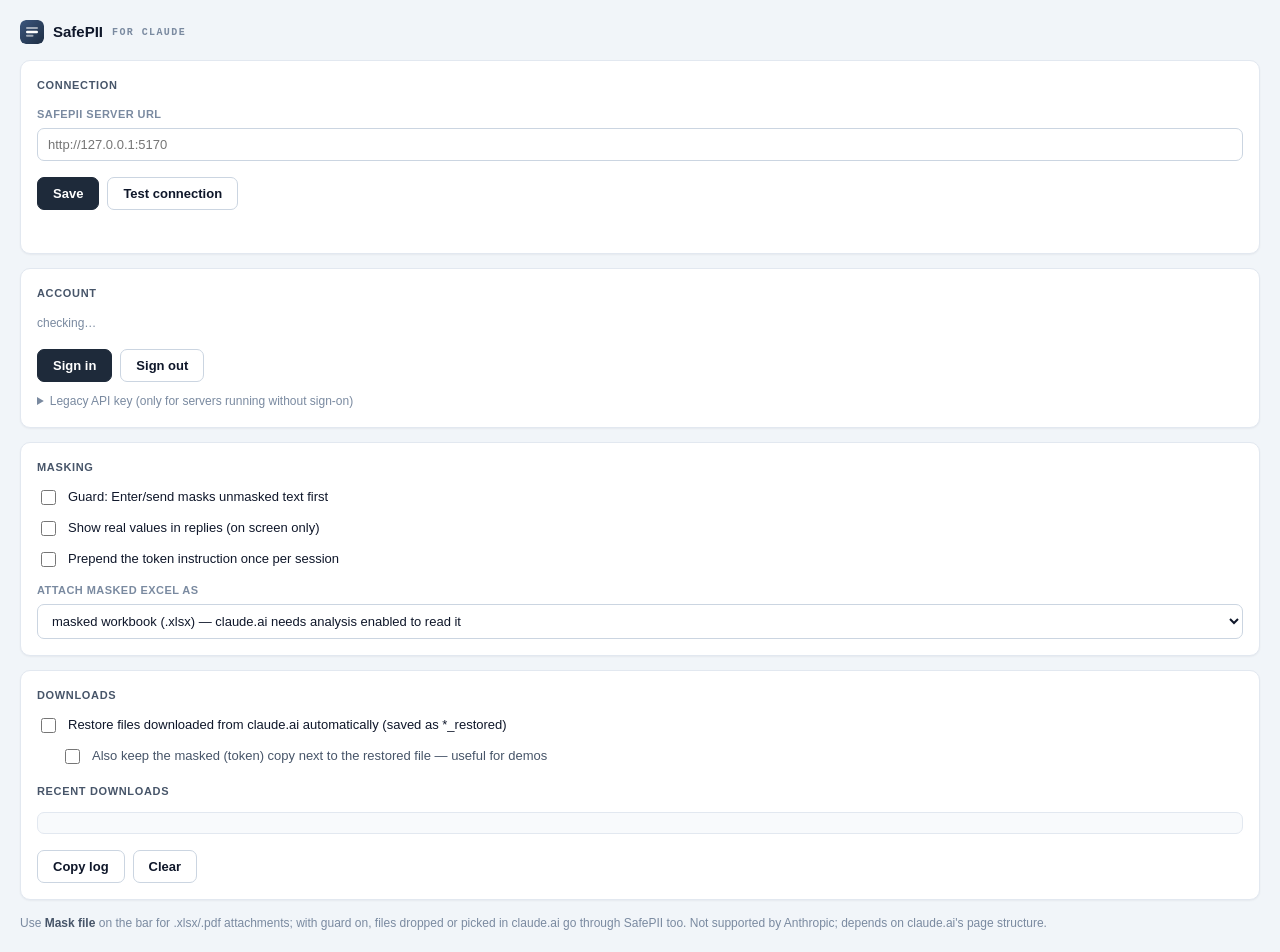
<file: extension/options.html>
<!doctype html>
<html><head><meta charset="utf-8"><title>SafePII settings</title>
<link rel="icon" href="data:image/svg+xml,%3Csvg xmlns='http://www.w3.org/2000/svg' viewBox='0 0 32 32'%3E%3Cdefs%3E%3ClinearGradient id='g' x1='0' y1='0' x2='1' y2='1'%3E%3Cstop offset='0' stop-color='%233b567d'/%3E%3Cstop offset='1' stop-color='%231e2e44'/%3E%3C/linearGradient%3E%3C/defs%3E%3Crect width='32' height='32' rx='7.5' fill='url(%23g)'/%3E%3Crect x='8' y='9.4' width='16' height='2.6' rx='1.3' fill='%23fff' opacity='.55'/%3E%3Crect x='8' y='14.4' width='16' height='3.2' rx='1.6' fill='%23fff'/%3E%3Crect x='8' y='19.8' width='10' height='2.6' rx='1.3' fill='%23fff' opacity='.55'/%3E%3C/svg%3E">
<style>
:root{
  --bg:#f1f5f9; --surface:#fff; --surface-2:#f8fafc; --border:#e2e8f0; --border-strong:#cbd5e1;
  --text:#0f172a; --text-2:#475569; --text-3:#7a8aa0; --brand:#3a5c86; --brand-soft:#eef2f7;
  --primary:#1e2a3a; --primary-hover:#111a27; --on-primary:#fff;
  --ok:#067647; --bad:#b42318; --ring:rgba(58,92,134,.30);
  --sans:-apple-system,BlinkMacSystemFont,"Segoe UI",Roboto,sans-serif; --mono:ui-monospace,"SF Mono",Menlo,monospace;
}
@media (prefers-color-scheme: dark){
  :root{--bg:#0b1120;--surface:#111a2b;--surface-2:#16223a;--border:#243149;--border-strong:#334463;
    --text:#e6ebf3;--text-2:#9fb0c7;--text-3:#6b7c96;--brand:#8fb0d6;--brand-soft:#172438;
    --primary:#e8edf4;--primary-hover:#fff;--on-primary:#0f1826;--ring:rgba(143,176,214,.30)}
}
*{box-sizing:border-box}
body{font:13.5px/1.55 var(--sans);margin:0;padding:20px;min-width:380px;background:var(--bg);color:var(--text)}
.head{display:flex;align-items:center;gap:9px;margin-bottom:16px}
.logo{width:24px;height:24px;border-radius:6px;background:url("data:image/svg+xml,%3Csvg xmlns='http://www.w3.org/2000/svg' viewBox='0 0 32 32'%3E%3Cdefs%3E%3ClinearGradient id='g' x1='0' y1='0' x2='1' y2='1'%3E%3Cstop offset='0' stop-color='%233b567d'/%3E%3Cstop offset='1' stop-color='%231e2e44'/%3E%3C/linearGradient%3E%3C/defs%3E%3Crect width='32' height='32' rx='7.5' fill='url(%23g)'/%3E%3Crect x='8' y='9.4' width='16' height='2.6' rx='1.3' fill='%23fff' opacity='.55'/%3E%3Crect x='8' y='14.4' width='16' height='3.2' rx='1.6' fill='%23fff'/%3E%3Crect x='8' y='19.8' width='10' height='2.6' rx='1.3' fill='%23fff' opacity='.55'/%3E%3C/svg%3E") center/contain no-repeat}
.head .name{font-weight:800;font-size:15px}
.head .tag{font:600 10px var(--mono);letter-spacing:.14em;text-transform:uppercase;color:var(--text-3)}
.card{background:var(--surface);border:1px solid var(--border);border-radius:10px;padding:16px 16px;margin-bottom:14px;box-shadow:0 1px 2px rgba(16,24,40,.05)}
h2{font-size:11px;font-weight:700;letter-spacing:.06em;text-transform:uppercase;color:var(--text-2);margin:0 0 12px}
label.top{display:block;margin:12px 0 5px;color:var(--text-3);font-size:11px;font-weight:600;letter-spacing:.04em;text-transform:uppercase}
label.top:first-child{margin-top:0}
input[type=text],input[type=password],select{width:100%;background:var(--surface);border:1px solid var(--border-strong);color:var(--text);padding:8px 10px;border-radius:7px;font:13px var(--sans)}
input:focus,select:focus{outline:none;border-color:var(--brand);box-shadow:0 0 0 3px var(--ring)}
.row{display:flex;align-items:flex-start;gap:9px;margin-top:11px}
.row input[type=checkbox]{accent-color:var(--brand);width:15px;height:15px;margin-top:2px}
.row label{margin:0;color:var(--text);font-size:13px;line-height:1.45}
.row.sub{padding-left:24px} .row.sub label{color:var(--text-2)}
.actions{display:flex;gap:8px;margin-top:16px}
button{background:var(--primary);color:var(--on-primary);border:1px solid var(--primary);border-radius:7px;padding:8px 15px;font:600 13px var(--sans);cursor:pointer}
button:hover{background:var(--primary-hover);border-color:var(--primary-hover)}
button.ghost{background:var(--surface);border:1px solid var(--border-strong);color:var(--text)}
button.ghost:hover{background:var(--surface-2)}
#status{margin-top:11px;font-size:12.5px;color:var(--text-3);min-height:1.3em;font-family:var(--mono)}
#status.ok{color:var(--ok)} #status.bad{color:var(--bad)}
#log{font:11.5px/1.5 var(--mono);color:var(--text-2);max-height:180px;overflow:auto;white-space:pre-wrap;background:var(--surface-2);border:1px solid var(--border);border-radius:7px;padding:10px;margin-bottom:10px}
.note{color:var(--text-3);font-size:12px;margin:4px 0 0}
.note b{color:var(--text-2)}
</style></head>
<body>
<div class="head"><span class="logo"></span><span class="name">SafePII</span><span class="tag">for Claude</span></div>

<div class="card">
  <h2>Connection</h2>
  <label class="top" for="serverUrl">SafePII server URL</label>
  <input type="text" id="serverUrl" placeholder="http://127.0.0.1:5170">
  <div class="actions"><button id="save">Save</button><button class="ghost" id="test">Test connection</button></div>
  <div id="status"></div>
</div>

<div class="card">
  <h2>Account</h2>
  <div id="account" class="note">checking…</div>
  <div class="actions"><button id="login">Sign in</button><button class="ghost" id="logout">Sign out</button></div>
  <details id="legacy" style="margin-top:10px">
    <summary class="note">Legacy API key (only for servers running without sign-on)</summary>
    <label class="top" for="apiKey">API key (the server's MASKROOM_API_KEY)</label>
    <input type="password" id="apiKey">
    <div class="actions"><button class="ghost" id="savekey">Save key</button></div>
  </details>
</div>

<div class="card">
  <h2>Masking</h2>
  <div class="row"><input type="checkbox" id="guard"><label for="guard">Guard: Enter/send masks unmasked text first</label></div>
  <div class="row"><input type="checkbox" id="unmask"><label for="unmask">Show real values in replies (on screen only)</label></div>
  <div class="row"><input type="checkbox" id="preamble"><label for="preamble">Prepend the token instruction once per session</label></div>
  <label class="top" for="excelAttach">Attach masked Excel as</label>
  <select id="excelAttach">
    <option value="xlsx">masked workbook (.xlsx) — claude.ai needs analysis enabled to read it</option>
    <option value="md">Markdown tables (.md) — readable by any chat surface</option>
  </select>
</div>

<div class="card">
  <h2>Downloads</h2>
  <div class="row"><input type="checkbox" id="interceptDownloads"><label for="interceptDownloads">Restore files downloaded from claude.ai automatically (saved as *_restored)</label></div>
  <div class="row sub"><input type="checkbox" id="keepMasked"><label for="keepMasked">Also keep the masked (token) copy next to the restored file — useful for demos</label></div>
  <h2 style="margin-top:16px">Recent downloads</h2>
  <div id="log"></div>
  <div class="actions"><button class="ghost" id="copylog">Copy log</button><button class="ghost" id="clearlog">Clear</button></div>
</div>

<p class="note">Use <b>Mask file</b> on the bar for .xlsx/.pdf attachments; with guard on, files dropped or picked in
claude.ai go through SafePII too. Not supported by Anthropic; depends on claude.ai's page structure.</p>
<script src="options.js"></script>
</body></html>
</file>
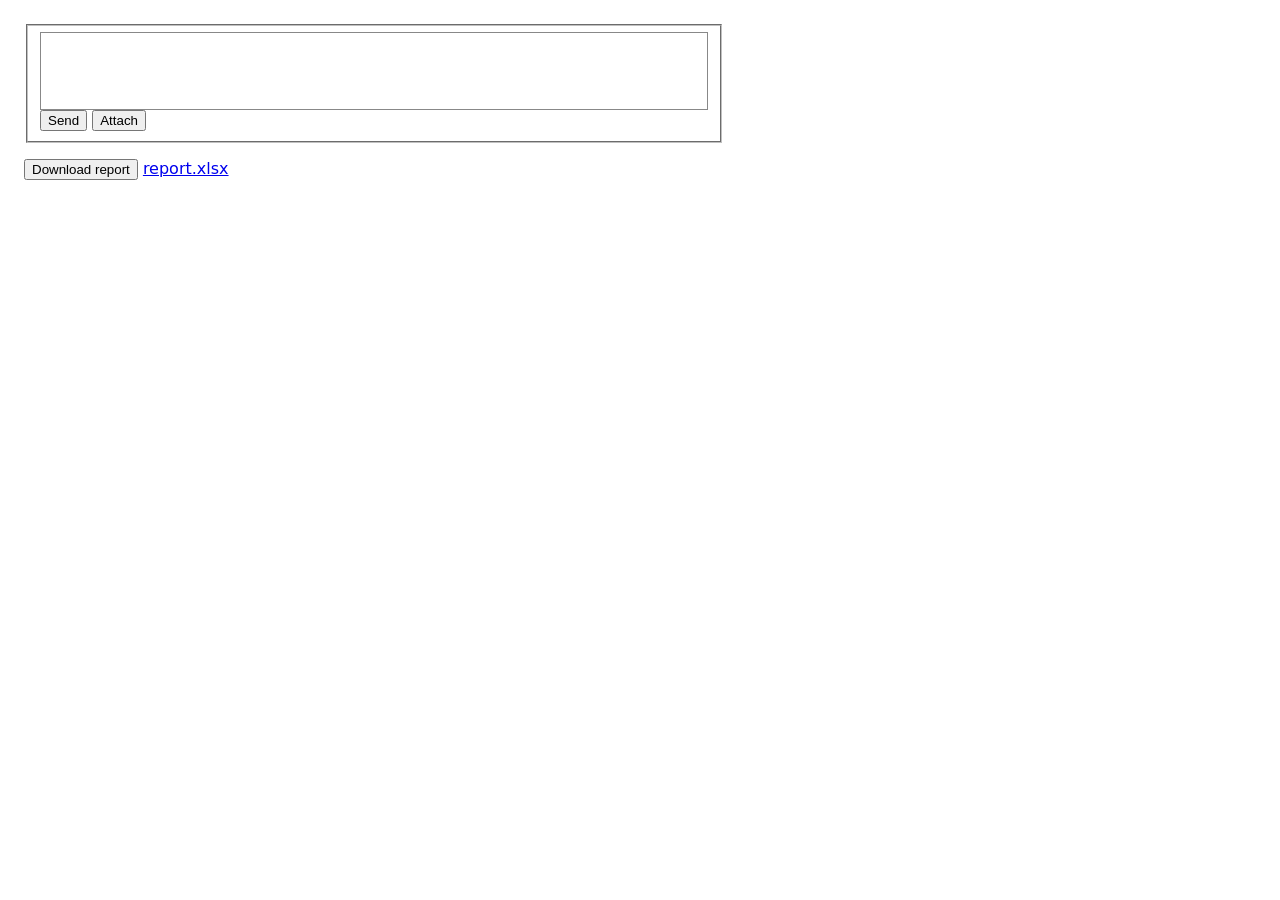
<file: extension/test/harness.html>
<!doctype html>
<html><head><meta charset="utf-8"><title>Maskroom harness</title>
<style>body{font-family:system-ui;margin:24px} main{max-width:700px} .msg{padding:10px;border:1px solid #ccc;margin:8px 0}
.ProseMirror{border:1px solid #888;min-height:60px;padding:8px} .ProseMirror p{margin:0}</style></head>
<body>
<main>
  <div id="messages"></div>
  <fieldset>
    <div contenteditable="true" class="ProseMirror" data-placeholder="Reply to Claude..."><p></p></div>
    <button aria-label="Send message" id="send">Send</button>
    <button id="attachbtn" aria-label="Attach">Attach</button>
    <input type="file" id="native-file" multiple style="display:none">
    <div id="attachments"></div>
  </fieldset>
  <p>
    <button id="dlreport">Download report</button>
    <a id="dlxlsx" href="https://claude.ai/files/report.xlsx" download="report.xlsx">report.xlsx</a>
  </p>
</main>
<script>
// A stand-in for claude.ai: Enter or the send button "sends" the composer
// text as a user message; tests append assistant messages via addReply().
const composer = document.querySelector(".ProseMirror");
window.sent = [];
function send() {
  const t = composer.innerText.trim();
  if (!t) return;
  window.sent.push(t);
  const d = document.createElement("div"); d.className = "msg user"; d.textContent = t;
  document.getElementById("messages").appendChild(d);
  composer.innerHTML = "<p></p>";
}
document.getElementById("send").addEventListener("click", send);
composer.addEventListener("keydown", (e) => { if (e.key === "Enter" && !e.shiftKey) { e.preventDefault(); send(); } });
// Attachments: claude.ai has a hidden file input behind its attach button
// and accepts drops on the composer area; both end up as a chip.
window.attached = [];
function attach(files) {
  for (const f of files) {
    window.attached.push(f);
    const d = document.createElement("div"); d.className = "attachment"; d.textContent = f.name;
    document.getElementById("attachments").appendChild(d);
  }
}
const nativeInput = document.getElementById("native-file");
document.getElementById("attachbtn").addEventListener("click", () => nativeInput.click());
nativeInput.addEventListener("change", (e) => { attach([...e.target.files]); e.target.value = ""; });
const zone = document.querySelector("fieldset");
zone.addEventListener("dragover", (e) => e.preventDefault());
zone.addEventListener("drop", (e) => { e.preventDefault(); attach([...e.dataTransfer.files]); });
window.disableFileInput = () => nativeInput.remove();
// Generated-file download the way claude.ai does it: a Blob behind a
// temporary <a download> that is revoked right after the click.
window.reportText = "# Report\n\n(no data)\n";
document.getElementById("dlreport").addEventListener("click", () => {
  const url = URL.createObjectURL(new Blob([window.reportText], { type: "text/markdown" }));
  const a = document.createElement("a"); a.href = url; a.download = "report.md";
  document.body.appendChild(a); a.click(); a.remove();
  setTimeout(() => URL.revokeObjectURL(url), 0);
});
window.addReply = (text) => {
  const d = document.createElement("div"); d.className = "msg assistant";
  document.getElementById("messages").appendChild(d);
  // stream it in chunks like the real UI
  let i = 0; const step = () => { d.textContent = text.slice(0, i += 7); if (i < text.length) setTimeout(step, 5); };
  step();
};
</script>
</body></html>
</file>
